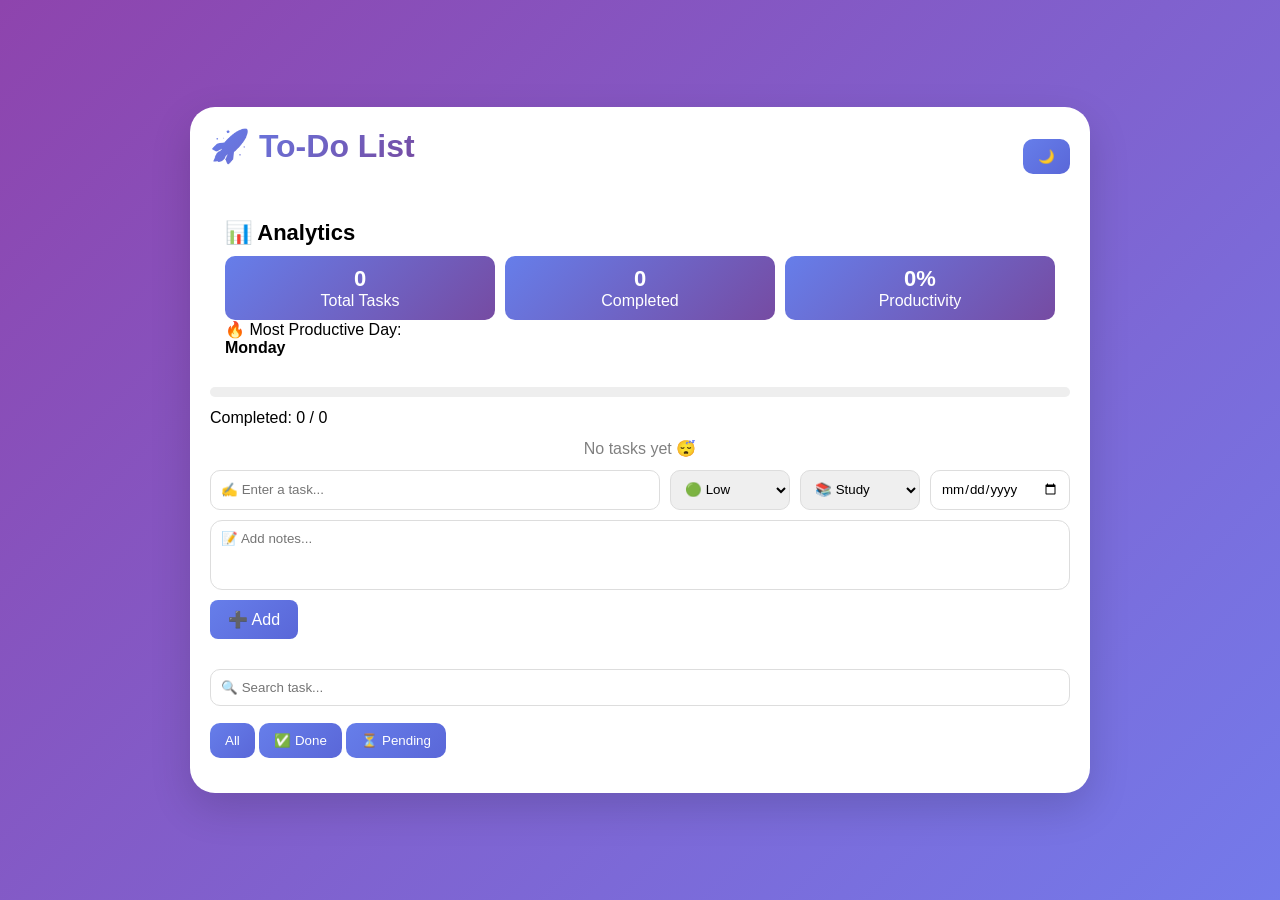
<file: index.html>
<!DOCTYPE html>
<html lang="en">
<head>
  <meta charset="UTF-8" />
  <meta name="viewport" content="width=device-width, initial-scale=1.0" />
  <title>🚀To-Do App</title>

  <!-- Google Font -->
  <link href="https://fonts.googleapis.com/css2?family=Poppins:wght@300;400;600&display=swap" rel="stylesheet">

  <!-- CSS -->
  <link rel="stylesheet" href="style.css" />
</head>

<body>

  <div class="container">

    <!-- HEADER -->
    <div class="header">
      <h1>🚀 To-Do List</h1>
      <button class="dark-btn" onclick="toggleDarkMode()">🌙</button>
    </div>

    <!-- ANALYTICS DASHBOARD -->
    <div class="analytics">

      <h2>📊 Analytics</h2>

      <div class="stats">
        <div>
          <h3 id="totalTasks">0</h3>
          <p>Total Tasks</p>
        </div>

        <div>
          <h3 id="completedTasks">0</h3>
          <p>Completed</p>
        </div>

       <div>
          <h3 id="productivity">0%</h3>
          <p>Productivity</p>
        </div>
      </div>

      <p>🔥 Most Productive Day:</p>
        <strong id="productiveDay">Monday</strong>

    </div>

    <!-- PROGRESS -->
    <div class="progress-container">
      <div id="progressFill"></div>
    </div>
    <p id="progress">Completed: 0 / 0</p>
    <p id="emptyMsg">No tasks yet 😴</p>

    <!-- INPUT SECTION -->
    <div class="input-section">

      <input 
        type="text" 
        id="taskInput" 
        placeholder="✍️ Enter a task..." 
      />

      <select id="priority">
        <option value="low">🟢 Low</option>
        <option value="medium">🟡 Medium</option>
        <option value="high">🔴 High</option>
      </select>
      <select id="category">

        <option value="Study">📚 Study</option>
        <option value="Work">💼 Work</option>
        <option value="Fitness">🏋 Fitness</option>
        <option value="Personal">🏠 Personal</option>
        <option value="Finance">💰 Finance</option>

      </select>
      

      <input type="date" id="dueDate" />
      <textarea 
        id="notes"
        placeholder="📝 Add notes..."
      ></textarea>

      <button class="add-btn" onclick="addTask()">
        ➕ Add
      </button>

    </div>

    <!-- SEARCH -->
    <div class="search-box">
      <input
        type="text"
        id="searchInput"
        placeholder="🔍 Search task..."
        onkeyup="displayTasks()"
      />
    </div>

    <!-- FILTERS -->
    <div class="filters">
      <button onclick="filterTasks('all')">All</button>
      <button onclick="filterTasks('completed')">✅ Done</button>
      <button onclick="filterTasks('pending')">⏳ Pending</button>
    </div>

    <!-- TASK LIST -->
    <ul id="taskList"></ul>

  </div>

  <!-- JS -->
  <script src="script.js"></script>

</body>
</html>
</file>
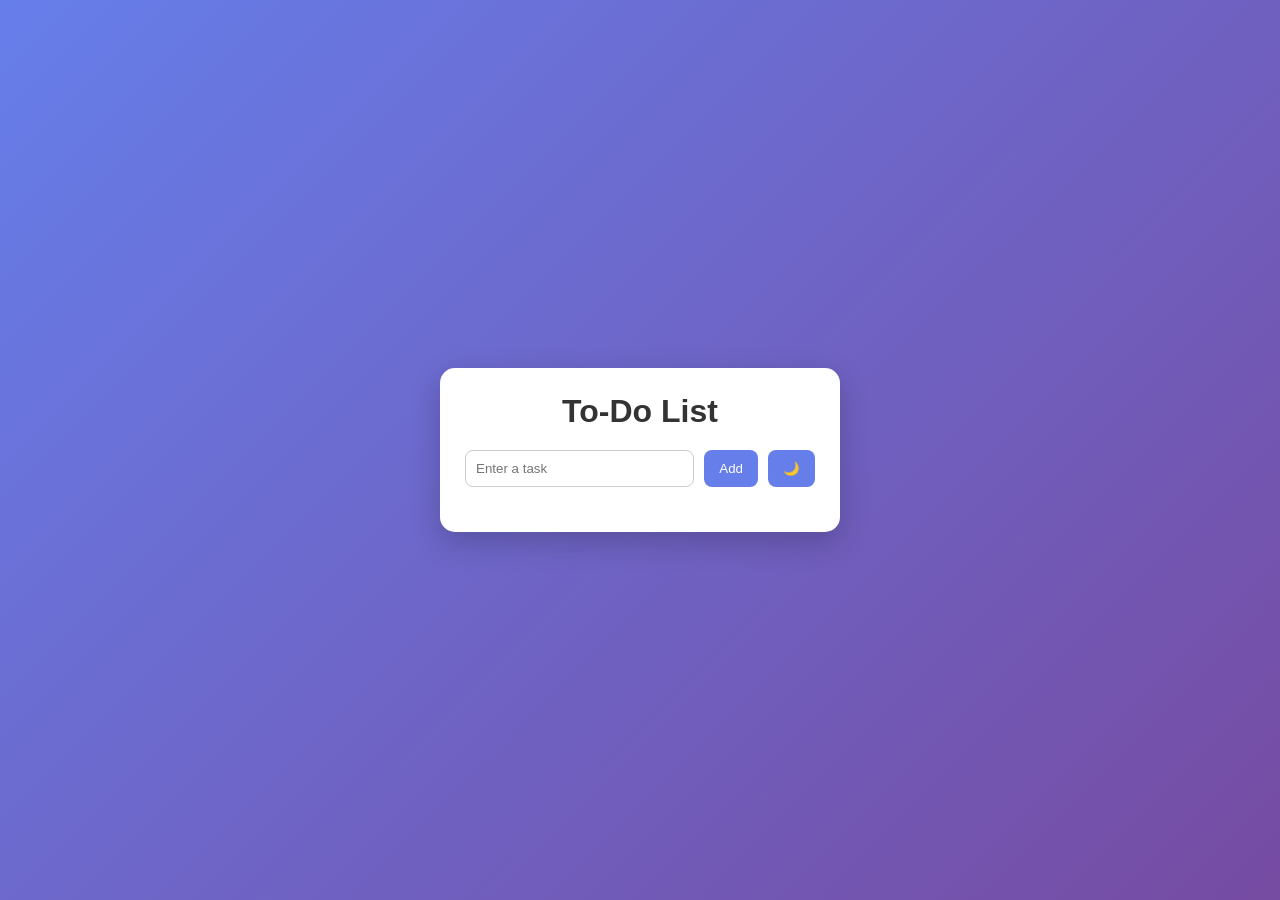
<file: todo-app/index.html>
<!DOCTYPE html>
<html lang="en">
<head>
  <meta charset="UTF-8">
  <title>To-Do App</title>
  <link rel="stylesheet" href="style.css">
</head>
<body>

  <div class="container">
    <h1>To-Do List</h1>

    <div class="input-section">
      <input type="text" id="taskInput" placeholder="Enter a task">
      
      <button onclick="addTask()">Add</button>
      <button onclick="toggleDarkMode()">🌙</button>
    </div>

    <ul id="taskList"></ul>
  </div>

  <script src="script.js"></script>
</body>
</html>
</file>
<file: style.css>
* {
  margin: 0;
  padding: 0;
  box-sizing: border-box;
  font-family: "Segoe UI", sans-serif;
}

body {
  background: linear-gradient(135deg, #667eea, #764ba2);
  min-height: 100vh;
  display: flex;
  justify-content: center;
  align-items: center;
  transition: all 0.3s ease;
}

.container {
  background: #ffffff;
  padding: 25px;
  width: 100%;
  max-width: 420px;
  border-radius: 18px;
  box-shadow: 0 15px 40px rgba(0, 0, 0, 0.15);
}

h1 {
  text-align: center;
  margin-bottom: 20px;
  color: #333;
}

/* INPUT SECTION */
.input-section {
  display: flex;
  gap: 10px;
  flex-wrap: wrap;
  margin-bottom: 12px;
}

.input-section input,
.input-section select {
  padding: 10px;
  border-radius: 10px;
  border: 1px solid #ddd;
  outline: none;
  min-width: 120px;
  transition: 0.2s;
}

.input-section input:focus,
.input-section select:focus {
  border-color: #667eea;
}

#taskInput {
  flex: 1;
}

#dueDate {
  min-width: 140px;
}

/* BUTTON */
button {
  padding: 10px 15px;
  border: none;
  background: linear-gradient(135deg, #667eea, #5a67d8);
  color: white;
  border-radius: 10px;
  cursor: pointer;
  transition: 0.2s;
}

button:hover {
  transform: translateY(-1px);
  opacity: 0.9;
}

/* SEARCH */
#searchInput {
  width: 100%;
  margin-top: 12px;
  padding: 10px;
  border-radius: 10px;
  border: 1px solid #ddd;
}

/* FILTER BUTTONS */
.filter-buttons {
  display: flex;
  gap: 10px;
  margin-top: 10px;
}

.filter-buttons button {
  flex: 1;
}

/* TASK LIST */
ul {
  list-style: none;
  margin-top: 15px;
}

/* TASK CARD */
li {
  display: flex;
  justify-content: space-between;
  align-items: center;
  padding: 12px 15px;
  margin-bottom: 12px;
  border-radius: 12px;
  background: #ffffff;
  box-shadow: 0 5px 15px rgba(0,0,0,0.08);
  transition: all 0.3s ease;
  animation: fadeIn 0.3s ease;
}

li:hover {
  transform: translateY(-2px);
  box-shadow: 0 8px 20px rgba(0,0,0,0.12);
}

/* TASK TEXT */
li span {
  flex: 1;
  font-weight: 500;
  color: #333;
}

/* BUTTON GROUP */
li div {
  display: flex;
  gap: 6px;
}

li div button {
  border-radius: 6px;
  padding: 6px 10px;
  font-size: 12px;
}

/* DONE BUTTON */
li div button:first-child {
  background: #38a169;
}

/* DELETE BUTTON */
li div button:last-child {
  background: #e53e3e;
}

/* COMPLETED TASK */
.completed {
  text-decoration: line-through;
  color: #999;
  opacity: 0.7;
}

/* PRIORITY BORDER */
.low {
  border-left: 5px solid #38a169;
}

.medium {
  border-left: 5px solid #ed8936;
}

.high {
  border-left: 5px solid #e53e3e;
}

/* PROGRESS BAR */
.progress-container {
  width: 100%;
  height: 10px;
  background: #eee;
  border-radius: 10px;
  overflow: hidden;
  margin: 10px 0;
}

#progressFill {
  height: 100%;
  width: 0%;
  background: linear-gradient(90deg, #00c6ff, #0072ff);
  transition: width 0.5s ease;
}

/* DARK MODE */
.dark {
  background: #121212;
  color: white;
}

.dark .container {
  background: #1e1e1e;
}

.dark li {
  background: #2c2c2c;
}

.dark li span {
  color: #eee;
}

/* EMPTY MESSAGE */
#emptyMsg {
  text-align: center;
  color: gray;
  margin-top: 10px;
}

/* REMOVE ANIMATION */
li.removing {
  opacity: 0;
  transform: translateX(40px);
}
.add-btn {
  padding: 10px 18px;
  font-size: 16px;
  border-radius: 8px;
}


/* ANIMATION */
@keyframes fadeIn {
  from {
    opacity: 0;
    transform: translateY(10px);
  }
  to {
    opacity: 1;
    transform: translateY(0);
  }
}

/* RESPONSIVE */
@media (max-width: 500px) {
  .container {
    width: 90%;
    padding: 18px;
  }

  h1 {
    font-size: 22px;
  }

  button {
    font-size: 13px;
    padding: 8px;
  }

  li {
    flex-direction: column;
    align-items: flex-start;
    gap: 10px;
  }

  li div {
    align-self: flex-end;
  }
}
.filter-buttons {
  display: flex;
  gap: 12px;
  margin-top: 18px;   /* 🔥 increase this */
}

.filter-buttons button {
  flex: 1;
  padding: 10px;
  font-size: 14px;
  border-radius: 10px;
}
#searchInput {
  margin-top: 18px;
  margin-bottom: 5px; /* 👈 ye important hai */
}
.input-section:last-child {
  margin-bottom: 10px;
}
.container > * {
  margin-bottom: 12px;
}
body {
  background: linear-gradient(-45deg, #667eea, #764ba2, #6b8cff, #8e44ad);
  background-size: 400% 400%;
  animation: gradientBG 10s ease infinite;
}

@keyframes gradientBG {
  0% { background-position: 0% 50%; }
  50% { background-position: 100% 50%; }
  100% { background-position: 0% 50%; }
}
body {
  padding: 20px;
}

@media (max-width: 500px) {
  body {
    padding: 10px;
    background: linear-gradient(135deg, #667eea, #5a67d8);
  }
}
body {
  margin: 0;
  min-height: 100vh;
  display: flex;
  justify-content: center;
  align-items: center;

  background: linear-gradient(-45deg, #667eea, #764ba2, #6b8cff, #8e44ad);
  background-size: 400% 400%;
  animation: gradientBG 12s ease infinite;
  font-family: "Segoe UI", sans-serif;
}

@keyframes gradientBG {
  0% { background-position: 0% 50%; }
  50% { background-position: 100% 50%; }
  100% { background-position: 0% 50%; }
}
.dark .container {
  background: rgba(0,0,0,0.3);
}

.dark input,
.dark button {
  background: rgba(0,0,0,0.3);
  color: white;
}
.toast {
  position: fixed;
  bottom: 20px;
  right: 20px;
  background: black;
  color: white;
  padding: 10px 15px;
  border-radius: 8px;
  opacity: 0.9;
  animation: fadeIn 0.3s ease;
}
/* ANALYTICS */

.analytics{

background:rgba(255,255,255,0.8);
padding:15px;
border-radius:15px;
margin-bottom:15px;

}


.stats{

display:flex;
gap:10px;
justify-content:space-between;

}


.stats div{

background:#667eea;
color:white;
padding:10px;
border-radius:10px;
text-align:center;
flex:1;

}


.stats h3{

font-size:22px;

}


textarea{

width:100%;
height:70px;
padding:10px;
border-radius:10px;
border:1px solid #ddd;
resize:none;

}


.dark .analytics{

background:#222;

}


.dark textarea{

background:#333;
color:white;

}
.container {

width:100%;
max-width:900px;
margin:auto;
padding:20px;
border-radius:25px;

}
.analytics h2{
  margin-bottom:10px;
  font-size:22px;
}


.stats{
  display:flex;
  gap:10px;
  justify-content:space-between;
}
.analytics{
  padding:15px;
}
.header{

display:flex;
justify-content:space-between;
align-items:center;
margin-bottom:20px;

}


.header h1{

font-size:32px;
background:linear-gradient(135deg,#667eea,#764ba2);
-webkit-background-clip:text;
color:transparent;

}
li{

border-radius:16px;
padding:15px;
box-shadow:
0 10px 25px rgba(0,0,0,0.08);

}
.stats div{

background:
linear-gradient(
135deg,
#667eea,
#764ba2
);

color:white;

}
@media (max-width:600px){

.container{
  max-width:100%;
  padding:15px;
  border-radius:0;
}


.input-section{
  flex-direction:column;
  gap:10px;
}


.stats{
  flex-direction:column;
}


button{
  width:100%;
}

}
button{

transition:0.3s;

}

button:hover{

transform:scale(1.05);

}
input, select, textarea{

border-radius:12px;
border:1px solid #ddd;
padding:10px;
outline:none;

}


input:focus, select:focus, textarea:focus{

border-color:#667eea;
box-shadow:0 0 5px rgba(102,126,234,0.5);

}
</file>
<file: todo-app/style.css>
* {
  margin: 0;
  padding: 0;
  box-sizing: border-box;
  font-family: "Segoe UI", sans-serif;
}

body {
  background: linear-gradient(135deg, #667eea, #764ba2);
  min-height: 100vh;
  display: flex;
  justify-content: center;
  align-items: center;
}

.container {
  background: white;
  padding: 25px;
  width: 100%;
  max-width: 400px;
  border-radius: 15px;
  box-shadow: 0 10px 30px rgba(0,0,0,0.2);
}

h1 {
  text-align: center;
  margin-bottom: 20px;
  color: #333;
}

.input-section {
  display: flex;
  gap: 10px;
}

input {
  flex: 1;
  padding: 10px;
  border-radius: 8px;
  border: 1px solid #ccc;
  outline: none;
}

input:focus {
  border-color: #667eea;
}

button {
  padding: 10px 15px;
  border: none;
  background: #667eea;
  color: white;
  border-radius: 8px;
  cursor: pointer;
  transition: 0.3s;
}

button:hover {
  background: #5a67d8;
}

ul {
  list-style: none;
  margin-top: 20px;
}

li {
  display: flex;
  justify-content: space-between;
  align-items: center;
  background: #f7f7f7;
  padding: 10px;
  border-radius: 8px;
  margin-bottom: 10px;
  transition: 0.2s;
}

li:hover {
  transform: scale(1.02);
}

li span {
  flex: 1;
}

li div button {
  margin-left: 5px;
  background: #e53e3e;
}

li div button:first-child {
  background: #38a169;
}

li div button:hover {
  opacity: 0.8;
}

/* Completed task */
.completed {
  text-decoration: line-through;
  color: gray;
}

/* Responsive */
@media (max-width: 500px) {
  .container {
    margin: 20px;
    padding: 20px;
  }

  h1 {
    font-size: 22px;
  }
}
.dark {
  background: #121212;
  color: white;
}

.dark .container {
  background: #1e1e1e;
}

.dark li {
  background: #2c2c2c;
}
@media (max-width: 500px) {
  .container {
    width: 90%;
    padding: 15px;
  }

  input {
    font-size: 14px;
  }

  button {
    font-size: 12px;
    padding: 8px;
  }

  li {
    flex-direction: column;
    align-items: flex-start;
  }
}
</file>
